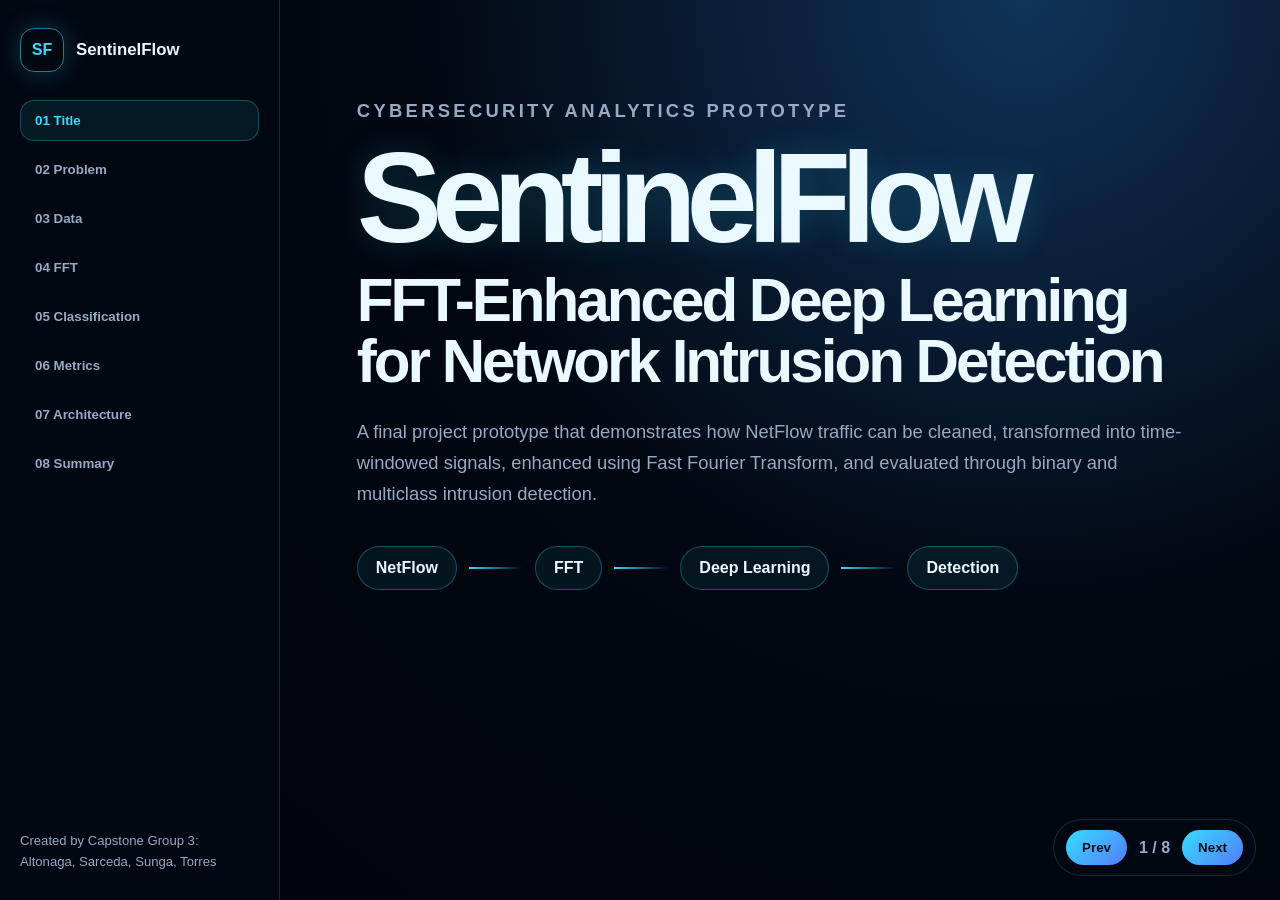
<file: presentation_web_app/index.html>
<!doctype html>
<html lang="en">
<head>
  <meta charset="utf-8">
  <meta name="viewport" content="width=device-width, initial-scale=1">
  <title>SentinelFlow Presentation App</title>
  <link rel="stylesheet" href="css/styles.css">
</head>
<body>
  <div class="scanlines"></div>
  <aside class="side">
    <div class="logo"><span>SF</span><strong>SentinelFlow</strong></div>
    <nav id="nav"></nav>
    <div class="credit">Created by Capstone Group 3:<br>Altonaga, Sarceda, Sunga, Torres</div>
  </aside>
  <main id="slides">
    <section class="slide active" data-title="Title">
      <p class="tag">Cybersecurity Analytics Prototype</p>
      <h1>SentinelFlow</h1>
      <h2>FFT-Enhanced Deep Learning for Network Intrusion Detection</h2>
      <p class="lead">A final project prototype that demonstrates how NetFlow traffic can be cleaned, transformed into time-windowed signals, enhanced using Fast Fourier Transform, and evaluated through binary and multiclass intrusion detection.</p>
      <div class="flowline"><span>NetFlow</span><i></i><span>FFT</span><i></i><span>Deep Learning</span><i></i><span>Detection</span></div>
    </section>
    <section class="slide" data-title="Problem">
      <p class="tag">Problem Statement</p>
      <h2>Traditional flow features may miss hidden attack rhythms.</h2>
      <p>Intrusion Detection Systems often rely on time-domain traffic features such as packet counts, byte counts, flow duration, and throughput. These features are useful, but they may not clearly expose burst patterns or repeated behavior found in Distributed Denial-of-Service, brute-force, botnet, and port-scanning attacks.</p>
      <div class="cards"><article><strong>Challenge 1</strong><span>Large NetFlow datasets require organized preparation.</span></article><article><strong>Challenge 2</strong><span>Time-domain features may miss repeated traffic patterns.</span></article><article><strong>Challenge 3</strong><span>Models need clear metrics beyond accuracy.</span></article></div>
    </section>
    <section class="slide" data-title="Data">
      <p class="tag">Data Pipeline</p>
      <h2>Network traffic becomes structured evidence.</h2>
      <div class="pipeline"><div>Raw NetFlow Dataset</div><div>Database Preparation</div><div>Cleaning and EDA</div><div>Time-Window Signals</div><div>FFT Features</div><div>Models and Metrics</div></div>
      <p>The notebook pipeline prepares CSV, TSV, TXT, or Parquet data, handles missing and infinite values, creates time-windowed traffic signals, and generates baseline plus FFT-enhanced feature sets.</p>
    </section>
    <section class="slide" data-title="FFT">
      <p class="tag">FFT Traffic Profiling</p>
      <h2>Fast Fourier Transform reveals frequency-domain behavior.</h2>
      <canvas id="fftCanvas" width="900" height="340"></canvas>
      <p class="caption">The left side simulates time-domain packet bursts. The right side shows a simplified frequency signature that rises when repeated patterns become stronger.</p>
    </section>
    <section class="slide" data-title="Classification">
      <p class="tag">Detection Tasks</p>
      <h2>SentinelFlow supports two levels of classification.</h2>
      <div class="split"><div class="panel"><h3>Binary Classification</h3><p>Answers whether traffic is benign or malicious.</p><div class="pill">Benign</div><div class="pill danger">Attack</div></div><div class="panel"><h3>Multiclass Classification</h3><p>Identifies the specific type of attack when available.</p><div class="chips"><span>DDoS</span><span>DoS</span><span>Bot</span><span>Brute Force</span><span>Port Scan</span><span>Infiltration</span><span>Exploits</span></div></div></div>
    </section>
    <section class="slide" data-title="Metrics">
      <p class="tag">Evaluation</p>
      <h2>Accuracy alone is not enough for cybersecurity.</h2>
      <div class="metric-grid"><div>Accuracy</div><div>Precision</div><div>Recall</div><div>F1-score</div><div>Macro F1</div><div>Weighted F1</div><div>False Positive Rate</div><div>False Negative Rate</div><div>ROC-AUC</div><div>PR-AUC</div><div>Confusion Matrix</div><div>Classification Report</div></div>
    </section>
    <section class="slide" data-title="Architecture">
      <p class="tag">Prototype Architecture</p>
      <h2>One Docker project, three demonstration layers.</h2>
      <div class="cards"><article><strong>JupyterLab</strong><span>Training, FFT extraction, metrics, and reports.</span></article><article><strong>Django Prototype</strong><span>Upload, validation, profiling, model status, and dashboard.</span></article><article><strong>Presentation Web App</strong><span>Visual storytelling for defense and consultation.</span></article></div>
    </section>
    <section class="slide" data-title="Summary">
      <p class="tag">Final Project Summary</p>
      <h2>SentinelFlow demonstrates the feasibility of combining signal processing and deep learning for intrusion detection.</h2>
      <p>The prototype does not need to claim production-level deployment. Its purpose is to show a working, explainable pipeline: data preparation, FFT-enhanced traffic representation, model evaluation, confusion matrices, and a dashboard-centered cybersecurity presentation.</p>
      <div class="end-credit">Created by Capstone Group 3: Altonaga, Sarceda, Sunga, Torres</div>
    </section>
  </main>
  <div class="controls"><button id="prev">Prev</button><span id="counter">1 / 8</span><button id="next">Next</button></div>
  <script src="js/app.js"></script>
</body>
</html>
</file>
<file: presentation_web_app/css/styles.css>
:root{--bg:#020711;--panel:#081729;--panel2:#0d223b;--text:#eaf8ff;--muted:#96aac3;--cyan:#37dcff;--green:#63ffb4;--blue:#527cff;--red:#ff4d74;--line:rgba(55,220,255,.18)}*{box-sizing:border-box}body{margin:0;background:radial-gradient(circle at 80% 0%,#11335a,#020711 45%,#01030a);color:var(--text);font-family:Inter,Segoe UI,Arial,sans-serif;min-height:100vh;overflow:hidden}.scanlines{position:fixed;inset:0;pointer-events:none;background:linear-gradient(rgba(255,255,255,.025) 50%,transparent 50%);background-size:100% 4px;opacity:.22;z-index:10}.side{position:fixed;inset:0 auto 0 0;width:280px;padding:28px 20px;background:rgba(3,10,20,.76);border-right:1px solid var(--line);backdrop-filter:blur(16px);display:flex;flex-direction:column}.logo{display:flex;align-items:center;gap:12px;margin-bottom:28px}.logo span{display:grid;place-items:center;width:44px;height:44px;border-radius:14px;border:1px solid rgba(55,220,255,.55);color:var(--cyan);box-shadow:0 0 24px rgba(55,220,255,.22);font-weight:900}.logo strong{font-size:1.05rem}nav{display:grid;gap:8px}nav button{width:100%;border:1px solid transparent;background:transparent;color:var(--muted);text-align:left;padding:12px 14px;border-radius:14px;font-weight:800;cursor:pointer}nav button.active,nav button:hover{color:var(--cyan);border-color:rgba(55,220,255,.28);background:rgba(55,220,255,.08)}.credit{margin-top:auto;color:var(--muted);font-size:.82rem;line-height:1.55}.slide{position:absolute;inset:0 0 0 280px;padding:clamp(32px,6vw,78px);display:none;overflow:auto}.slide.active{display:block;animation:enter .35s ease}@keyframes enter{from{opacity:0;transform:translateY(12px)}to{opacity:1;transform:none}}.tag{letter-spacing:.18em;text-transform:uppercase;color:var(--green);font-weight:900;font-size:.8rem}h1{font-size:clamp(4rem,10vw,9.5rem);line-height:.82;margin:20px 0;letter-spacing:-.08em;text-shadow:0 0 35px rgba(55,220,255,.2)}h2{font-size:clamp(2rem,4.7vw,4.4rem);line-height:1;margin:12px 0 24px;letter-spacing:-.05em;max-width:1100px}h3{font-size:1.45rem;margin:0 0 12px}.lead,.slide p{color:var(--muted);line-height:1.7;font-size:1.15rem;max-width:980px}.flowline{display:flex;align-items:center;gap:12px;flex-wrap:wrap;margin-top:36px}.flowline span,.pill,.chips span,.metric-grid div{border:1px solid rgba(55,220,255,.3);background:rgba(55,220,255,.07);border-radius:999px;padding:12px 18px;font-weight:900}.flowline i{height:2px;width:54px;background:linear-gradient(90deg,var(--cyan),transparent)}.cards{display:grid;grid-template-columns:repeat(3,minmax(0,1fr));gap:20px;margin-top:32px}.cards article,.panel{background:linear-gradient(180deg,rgba(13,34,59,.92),rgba(8,23,41,.9));border:1px solid var(--line);border-radius:24px;padding:26px;box-shadow:0 22px 70px rgba(0,0,0,.25)}.cards strong{display:block;color:var(--cyan);font-size:1.35rem;margin-bottom:10px}.cards span{color:var(--muted);line-height:1.6}.pipeline{display:grid;grid-template-columns:repeat(6,1fr);gap:14px;margin:34px 0}.pipeline div{min-height:100px;border:1px solid rgba(55,220,255,.27);background:linear-gradient(135deg,rgba(55,220,255,.1),rgba(82,124,255,.05));border-radius:20px;padding:18px;font-weight:900;display:grid;place-items:center;text-align:center}.split{display:grid;grid-template-columns:1fr 1.3fr;gap:24px;margin-top:32px}.pill.danger{border-color:rgba(255,77,116,.45);background:rgba(255,77,116,.11);color:#ffd5dd}.chips{display:flex;flex-wrap:wrap;gap:10px}.metric-grid{display:grid;grid-template-columns:repeat(4,minmax(0,1fr));gap:14px;margin-top:30px}.metric-grid div{border-radius:18px;text-align:center}.caption{font-size:.95rem!important}.end-credit{display:inline-block;margin-top:24px;padding:14px 18px;border-radius:18px;border:1px solid rgba(99,255,180,.35);background:rgba(99,255,180,.08);color:var(--green);font-weight:900}.controls{position:fixed;right:24px;bottom:24px;display:flex;gap:12px;align-items:center;background:rgba(3,10,20,.78);border:1px solid var(--line);border-radius:999px;padding:10px 12px;backdrop-filter:blur(12px)}.controls button{border:0;background:linear-gradient(135deg,var(--cyan),var(--blue));color:#031020;font-weight:900;border-radius:999px;padding:10px 16px;cursor:pointer}.controls span{color:var(--muted);font-weight:900}canvas{width:min(900px,100%);height:auto;border-radius:24px;border:1px solid var(--line);background:rgba(2,7,17,.62);box-shadow:inset 0 0 50px rgba(55,220,255,.06)}@media(max-width:900px){body{overflow:auto}.side{position:relative;width:auto;inset:auto}.slide{position:relative;inset:auto;display:none}.slide.active{display:block}.cards,.pipeline,.split,.metric-grid{grid-template-columns:1fr}.controls{position:fixed}.flowline i{display:none}}
</file>
